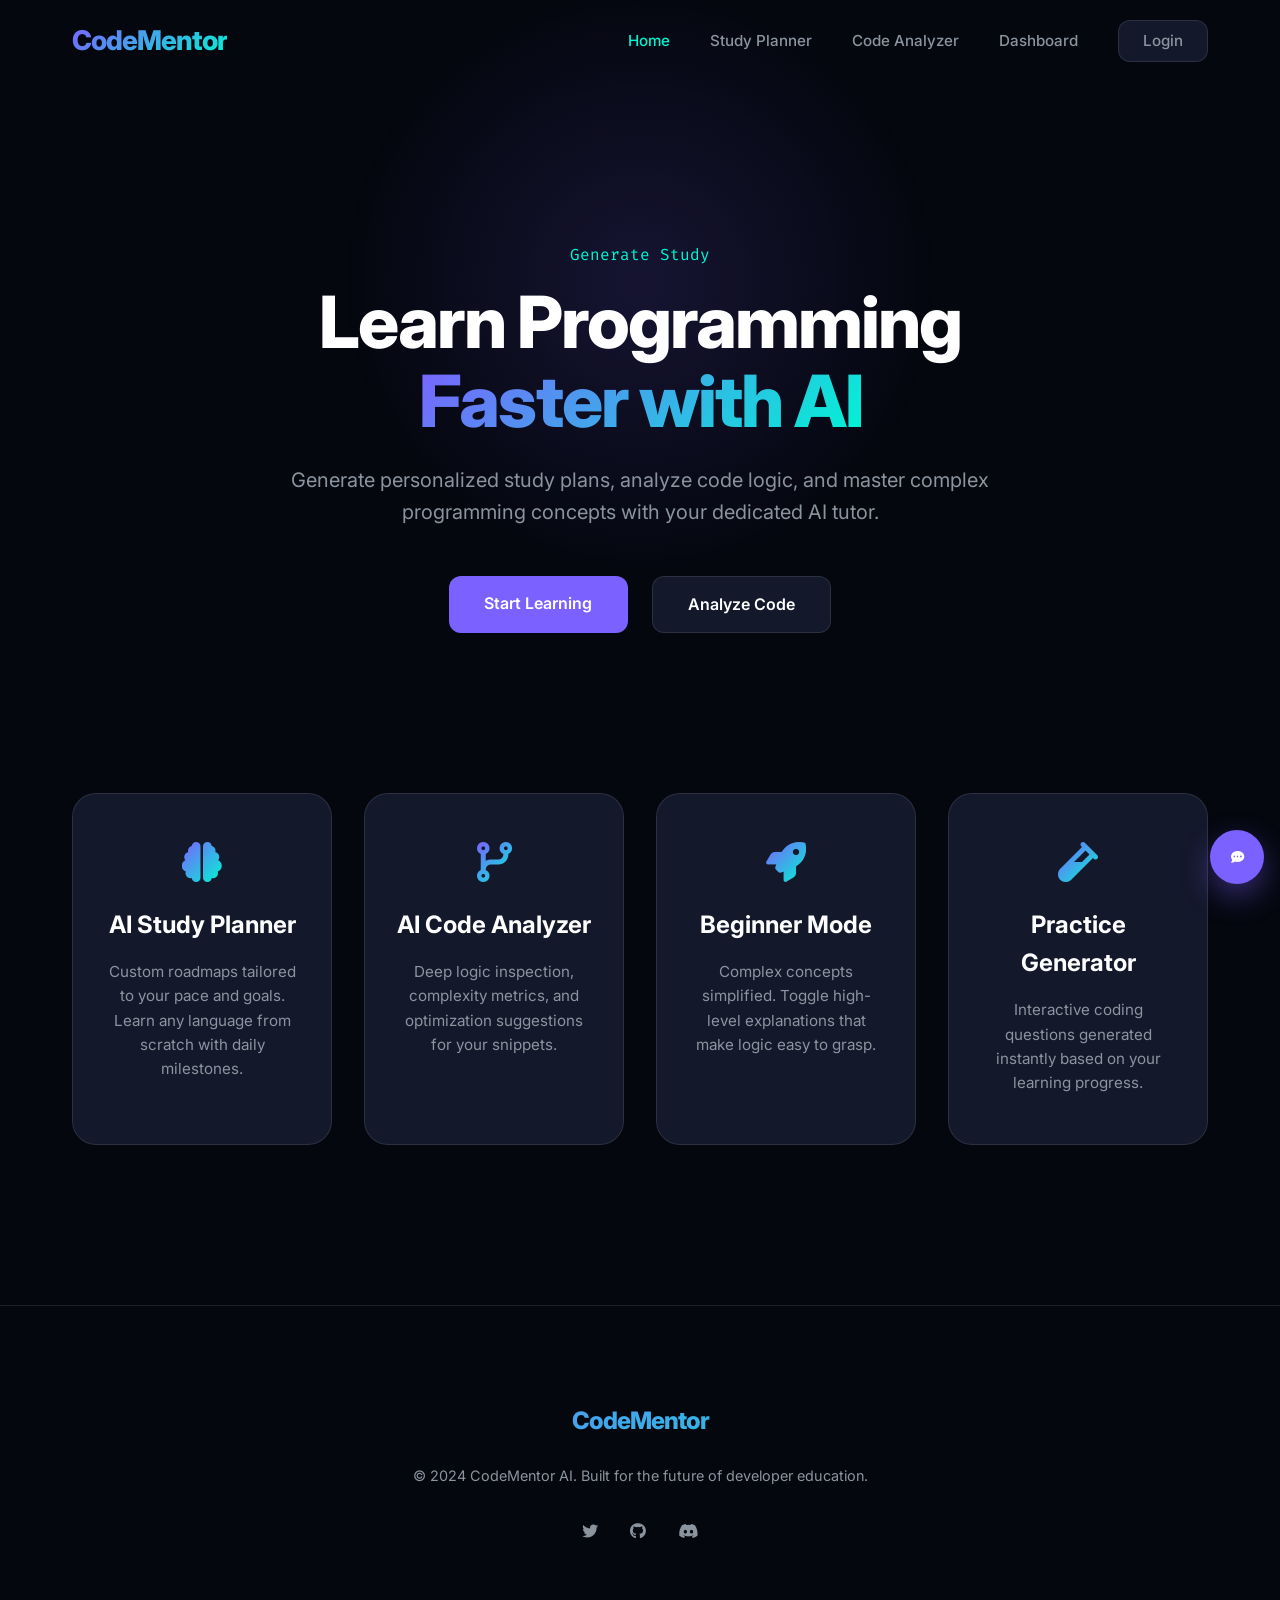
<file: index.html>
<!DOCTYPE html>
<html lang="en">

<head>
  <meta charset="UTF-8">
  <meta name="viewport" content="width=device-width, initial-scale=1.0">
  <title>CodeMentor | AI-Powered Learning Assistant</title>
  <link rel="stylesheet" href="css/styles.css">
  <link rel="stylesheet" href="https://cdnjs.cloudflare.com/ajax/libs/font-awesome/6.4.0/css/all.min.css">
  <link
    href="https://fonts.googleapis.com/css2?family=Inter:wght@400;500;600;700;800&family=Fira+Code:wght@400;500&display=swap"
    rel="stylesheet">
</head>

<body>
  <nav id="navbar">
    <div class="container nav-content">
      <a href="index.html" class="logo">CodeMentor</a>
      <div class="nav-links">
        <a href="index.html" class="active">Home</a>
        <a href="planner.html">Study Planner</a>
        <a href="analyzer.html">Code Analyzer</a>
        <a href="dashboard.html">Dashboard</a>
        <a href="login.html" class="btn btn-secondary" style="padding: 0.5rem 1.5rem;">Login</a>
      </div>
    </div>
  </nav>

  <main class="container">
    <section class="hero fade-in">
      <div class="typing-container" id="typewriter"></div>
      <h1>Learn Programming <br><span class="gradient-text">Faster with AI</span></h1>
      <p>Generate personalized study plans, analyze code logic, and master complex programming concepts with your
        dedicated AI tutor.</p>
      <div style="display: flex; gap: 1.5rem; justify-content: center;">
        <a href="planner.html" class="btn btn-primary">Start Learning</a>
        <a href="analyzer.html" class="btn btn-secondary">Analyze Code</a>
      </div>
    </section>

    <section class="features-grid">
      <div class="card fade-in" style="animation-delay: 0.2s;">
        <i class="fas fa-brain"></i>
        <h3>AI Study Planner</h3>
        <p>Custom roadmaps tailored to your pace and goals. Learn any language from scratch with daily milestones.</p>
      </div>
      <div class="card fade-in" style="animation-delay: 0.4s;">
        <i class="fas fa-code-branch"></i>
        <h3>AI Code Analyzer</h3>
        <p>Deep logic inspection, complexity metrics, and optimization suggestions for your snippets.</p>
      </div>
      <div class="card fade-in" style="animation-delay: 0.6s;">
        <i class="fas fa-rocket"></i>
        <h3>Beginner Mode</h3>
        <p>Complex concepts simplified. Toggle high-level explanations that make logic easy to grasp.</p>
      </div>
      <div class="card fade-in" style="animation-delay: 0.8s;">
        <i class="fas fa-vial"></i>
        <h3>Practice Generator</h3>
        <p>Interactive coding questions generated instantly based on your learning progress.</p>
      </div>
    </section>
  </main>

  <footer style="margin-top: 10rem; padding: 6rem 0; border-top: 1px solid var(--glass-border); text-align: center;">
    <div class="container">
      <div class="logo" style="margin-bottom: 1.5rem; font-size: 1.5rem;">CodeMentor</div>
      <p style="color: var(--text-muted); font-size: 0.9rem;">&copy; 2024 CodeMentor AI. Built for the future of
        developer education.</p>
      <div style="margin-top: 2rem; display: flex; gap: 2rem; justify-content: center;">
        <a href="#" style="color: var(--text-muted);"><i class="fab fa-twitter"></i></a>
        <a href="#" style="color: var(--text-muted);"><i class="fab fa-github"></i></a>
        <a href="#" style="color: var(--text-muted);"><i class="fab fa-discord"></i></a>
      </div>
    </div>
  </footer>

  <script src="js/app.js"></script>
</body>

</html>
</file>
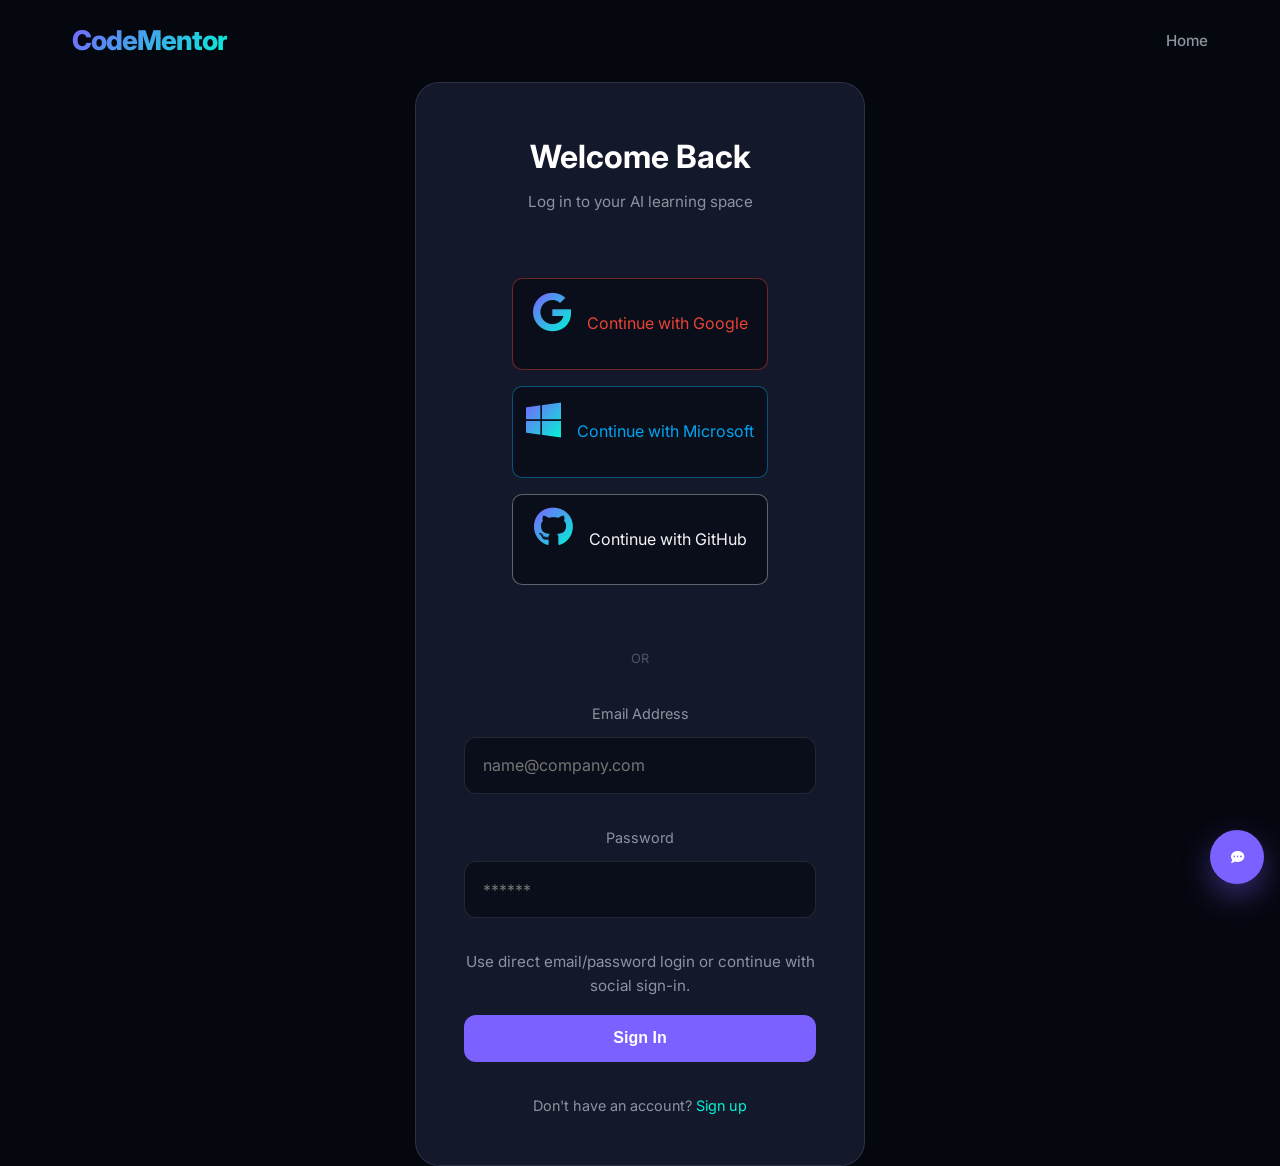
<file: dashboard.html>
<!DOCTYPE html>
<html lang="en">

<head>
    <meta charset="UTF-8">
    <meta name="viewport" content="width=device-width, initial-scale=1.0">
    <title>Dashboard | CodeMentor AI</title>
    <link rel="stylesheet" href="css/styles.css">
    <link rel="stylesheet" href="https://cdnjs.cloudflare.com/ajax/libs/font-awesome/6.4.0/css/all.min.css">
    <link href="https://fonts.googleapis.com/css2?family=Inter:wght@400;500;600;700;800&display=swap" rel="stylesheet">
    <style>
        .progress-bar {
            width: 100%;
            height: 8px;
            background: var(--bg-secondary);
            border-radius: 4px;
            overflow: hidden;
            margin: 1rem 0;
        }

        .progress-fill {
            height: 100%;
            background: var(--gradient-primary);
            width: 0%;
            transition: width 1s ease-out;
        }

        .stat-card {
            text-align: left;
            align-items: flex-start;
            padding: 1.5rem;
        }

        .activity-item {
            display: flex;
            justify-content: space-between;
            align-items: center;
            padding: 1rem 0;
            border-bottom: 1px solid var(--glass-border);
        }
    </style>
</head>

<body>
    <nav id="navbar">
        <div class="container nav-content">
            <a href="index.html" class="logo">CodeMentor</a>
            <div class="nav-links">
                <a href="index.html">Home</a>
                <a href="planner.html">Study Planner</a>
                <a href="analyzer.html">Code Analyzer</a>
                <a href="dashboard.html" class="active">Dashboard</a>
                <div id="userProfile"
                    style="display: flex; align-items: center; gap: 0.8rem; margin-left: 1rem; padding-left: 1.5rem; border-left: 1px solid var(--glass-border);">
                    <span id="userName" style="font-size: 0.9rem; color: var(--text-muted);">Guest User</span>
                    <img id="userAvatar" alt="User avatar"
                        style="width: 32px; height: 32px; border-radius: 50%; object-fit: cover; border: 1px solid var(--glass-border);" />
                </div>
            </div>
        </div>
    </nav>

    <main class="container fade-in" style="padding-top: 6rem;">
        <div style="margin-bottom: 4rem;">
            <h2 style="font-size: 2.5rem; margin-bottom: 0.5rem;">Welcome back, <span id="welcomeName"
                    class="gradient-text">Developer</span></h2>
            <p style="color: var(--text-muted);">Here's your intelligence overview for today.</p>
        </div>

        <div class="features-grid" style="margin-top: 0; margin-bottom: 4rem;">
            <div class="card stat-card">
                <span
                    style="color: var(--text-muted); font-size: 0.8rem; font-weight: 700; text-transform: uppercase;">Learning
                    Progress</span>
                <div style="font-size: 2rem; font-weight: 800; margin: 0.5rem 0;">64%</div>
                <div class="progress-bar">
                    <div class="progress-fill" style="width: 64%;"></div>
                </div>
                <span style="color: var(--accent-teal); font-size: 0.85rem;">+12% since last week</span>
            </div>
            <div class="card stat-card">
                <span
                    style="color: var(--text-muted); font-size: 0.8rem; font-weight: 700; text-transform: uppercase;">Code
                    Analyzed</span>
                <div style="font-size: 2rem; font-weight: 800; margin: 0.5rem 0;" id="analysisCount">0</div>
                <p style="color: var(--text-muted); font-size: 0.85rem;">Snippets processed by AI</p>
            </div>
            <div class="card stat-card">
                <span
                    style="color: var(--text-muted); font-size: 0.8rem; font-weight: 700; text-transform: uppercase;">Study
                    Streak</span>
                <div style="font-size: 2rem; font-weight: 800; margin: 0.5rem 0;" id="streakCount">0 days</div>
                <p style="color: var(--text-muted); font-size: 0.85rem;" id="taskSummary">0 completed tasks</p>
            </div>
        </div>

        <div style="display: grid; grid-template-columns: 2fr 1fr; gap: 3rem;">
            <div>
                <h3 style="font-size: 1.5rem; margin-bottom: 2rem;">Recent <span class="gradient-text">Activities</span>
                </h3>
                <div class="card" style="padding: 2rem; text-align: left; align-items: stretch;">
                    <div id="activityList">
                        <!-- Activities will be injected here -->
                        <p style="color: var(--text-dim); text-align: center; padding: 2rem;">No recent activities
                            found.</p>
                    </div>
                </div>
            </div>
            <div>
                <h3 style="font-size: 1.5rem; margin-bottom: 2rem;">Quick <span class="gradient-text">Actions</span>
                </h3>
                <div style="display: flex; flex-direction: column; gap: 1rem;">
                    <a href="planner.html" class="btn btn-secondary"
                        style="text-align: left; justify-content: flex-start; display: flex; align-items: center; gap: 1rem;">
                        <i class="fas fa-plus-circle" style="color: var(--accent-teal);"></i> New Study Plan
                    </a>
                    <a href="analyzer.html" class="btn btn-secondary"
                        style="text-align: left; justify-content: flex-start; display: flex; align-items: center; gap: 1rem;">
                        <i class="fas fa-search-code" style="color: var(--accent-indigo);"></i> Analyze Code
                    </a>
                    <button onclick="logout()" class="btn btn-secondary"
                        style="text-align: left; justify-content: flex-start; display: flex; align-items: center; gap: 1rem; border-color: rgba(234, 67, 53, 0.2); color: #ea4335;">
                        <i class="fas fa-sign-out-alt"></i> Sign Out
                    </button>
                </div>
            </div>
        </div>

        <div style="margin-top: 3rem;">
            <h3 style="font-size: 1.5rem; margin-bottom: 1.2rem;">Certificates <span class="gradient-text">Profile</span></h3>
            <div class="card" style="padding: 1.5rem; text-align: left; align-items: stretch;">
                <form id="certificateForm" class="certificate-row" style="margin-bottom: 1rem;">
                    <input id="certTitle" type="text" placeholder="Certificate title (e.g. DSA Basics)" required>
                    <select id="certProvider">
                        <option value="GeeksforGeeks">GeeksforGeeks</option>
                        <option value="W3Schools">W3Schools</option>
                        <option value="Coursera">Coursera</option>
                        <option value="Udemy">Udemy</option>
                        <option value="Other">Other</option>
                    </select>
                    <input id="certDate" type="date" required>
                    <input id="certLink" type="url" placeholder="Certificate URL">
                    <button class="btn btn-primary" type="submit" style="padding: 0.8rem 1rem;">Add</button>
                </form>
                <div id="certificateList">
                    <p style="color: var(--text-dim);">No certificates added yet.</p>
                </div>
            </div>
        </div>
    </main>

    <script src="js/app.js"></script>
    <script src="js/dashboard.js"></script>
</body>

</html>
</file>
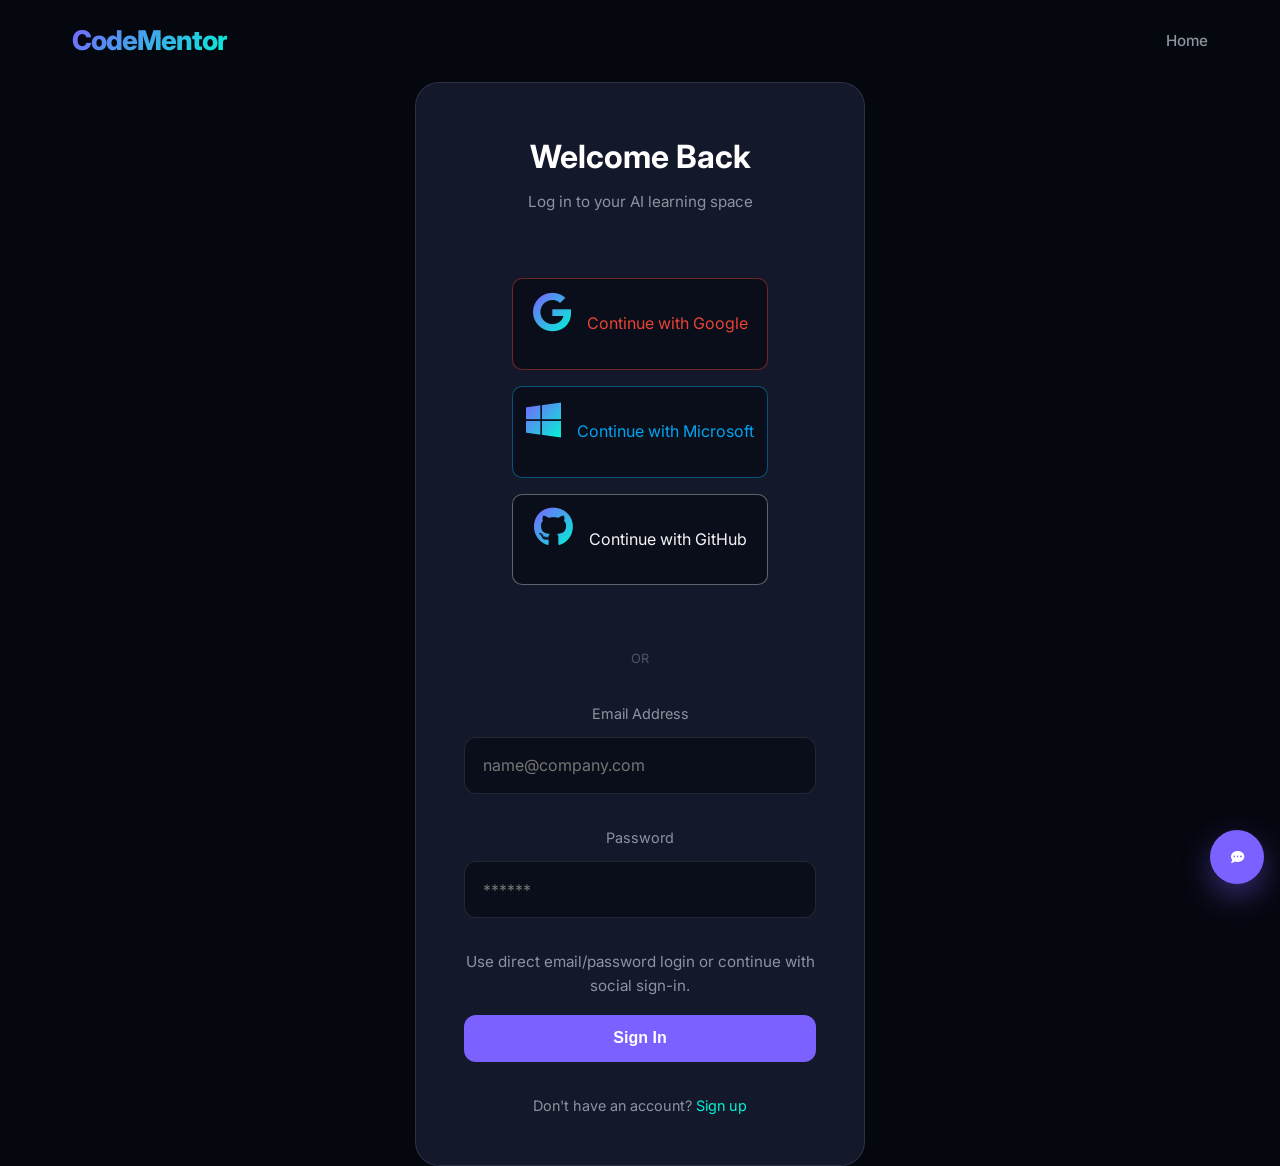
<file: login.html>
<!DOCTYPE html>
<html lang="en">

<head>
    <meta charset="UTF-8">
    <meta name="viewport" content="width=device-width, initial-scale=1.0">
    <title>Login | CodeMentor AI</title>
    <link rel="stylesheet" href="css/styles.css">
    <link rel="stylesheet" href="https://cdnjs.cloudflare.com/ajax/libs/font-awesome/6.4.0/css/all.min.css">
    <link href="https://fonts.googleapis.com/css2?family=Inter:wght@400;500;600;700;800&display=swap" rel="stylesheet">
</head>

<body>
    <nav>
        <div class="container nav-content">
            <a href="index.html" class="logo">CodeMentor</a>
            <div class="nav-links">
                <a href="index.html">Home</a>
            </div>
        </div>
    </nav>

    <main class="container login-container fade-in">
        <div class="card auth-card">
            <h2 style="text-align: center; margin-bottom: 0.5rem; font-size: 2rem;">Welcome Back</h2>
            <p style="text-align: center; color: var(--text-muted); margin-bottom: 2rem;">Log in to your AI learning
                space</p>

            <div class="social-auth">
                <a href="#" class="btn-social btn-social-google" id="googleLogin">
                    <i class="fab fa-google"></i>
                    Continue with Google
                </a>
                <a href="#" class="btn-social btn-social-microsoft" id="microsoftLogin">
                    <i class="fab fa-windows"></i>
                    Continue with Microsoft
                </a>
                <a href="#" class="btn-social btn-social-github" id="githubLogin">
                    <i class="fab fa-github"></i>
                    Continue with GitHub
                </a>
            </div>

            <div style="display: flex; align-items: center; margin: 2rem 0; color: var(--text-dim);">
                <hr style="flex: 1; border: none; border-top: 1px solid var(--glass-border);">
                <span style="padding: 0 1rem; font-size: 0.8rem;">OR</span>
                <hr style="flex: 1; border: none; border-top: 1px solid var(--glass-border);">
            </div>

            <form id="loginForm">
                <div class="form-group">
                    <label>Email Address</label>
                    <input id="emailInput" name="email" type="email" placeholder="name@company.com" required>
                </div>
                <div class="form-group">
                    <label>Password</label>
                    <input id="passwordInput" name="password" type="password" placeholder="******" minlength="6" required>
                </div>
                <p class="inline-hint">Use direct email/password login or continue with social sign-in.</p>
                <button type="submit" class="btn btn-primary" style="width: 100%; margin-top: 1rem;">Sign In</button>
                <p id="loginStatusMessage" class="inline-hint" style="margin-top: 0.8rem; display: none;"></p>
            </form>

            <p style="text-align: center; margin-top: 2rem; font-size: 0.9rem; color: var(--text-muted);">
                Don't have an account? <a href="#" style="color: var(--accent-teal); text-decoration: none;">Sign up</a>
            </p>
        </div>
    </main>

    <script src="js/app.js"></script>
    <script src="js/auth.js"></script>
</body>

</html>
</file>
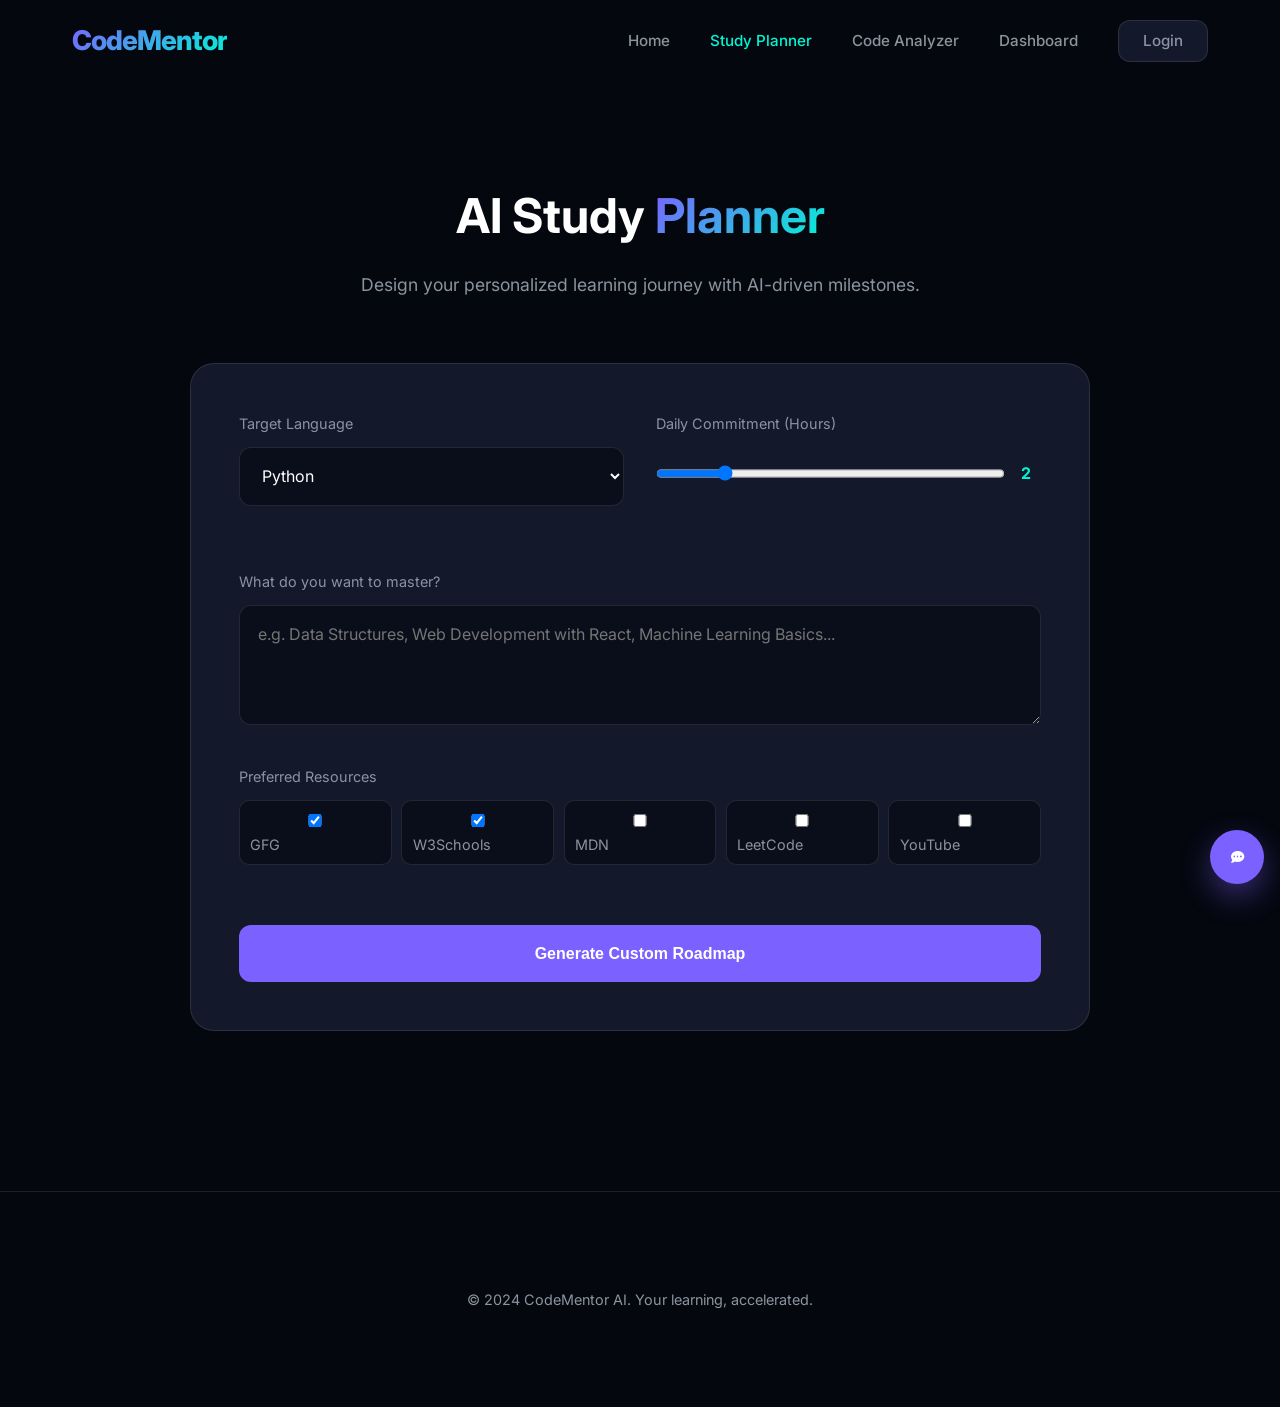
<file: planner.html>
<!DOCTYPE html>
<html lang="en">

<head>
    <meta charset="UTF-8">
    <meta name="viewport" content="width=device-width, initial-scale=1.0">
    <title>AI Study Planner | CodeMentor</title>
    <link rel="stylesheet" href="css/styles.css">
    <link rel="stylesheet" href="https://cdnjs.cloudflare.com/ajax/libs/font-awesome/6.4.0/css/all.min.css">
    <link href="https://fonts.googleapis.com/css2?family=Inter:wght@400;500;600;700;800&display=swap" rel="stylesheet">
</head>

<body>
    <nav id="navbar">
        <div class="container nav-content">
            <a href="index.html" class="logo">CodeMentor</a>
            <div class="nav-links">
                <a href="index.html">Home</a>
                <a href="planner.html" class="active">Study Planner</a>
                <a href="analyzer.html">Code Analyzer</a>
                <a href="dashboard.html">Dashboard</a>
                <a href="login.html" class="btn btn-secondary" style="padding: 0.5rem 1.5rem;">Login</a>
            </div>
        </div>
    </nav>

    <main class="container fade-in" style="padding-top: 6rem;">
        <div style="max-width: 900px; margin: 0 auto;">
            <div style="text-align: center; margin-bottom: 4rem;">
                <h2 style="font-size: 3rem; margin-bottom: 1rem;">AI Study <span class="gradient-text">Planner</span>
                </h2>
                <p style="color: var(--text-muted); font-size: 1.1rem;">Design your personalized learning journey with
                    AI-driven milestones.</p>
            </div>

            <div class="card" style="padding: 3rem; text-align: left; align-items: stretch;">
                <form id="plannerForm">
                    <div style="display: grid; grid-template-columns: 1fr 1fr; gap: 2rem; margin-bottom: 2rem;">
                        <div class="form-group">
                            <label>Target Language</label>
                            <select id="language" required>
                                <option value="Python">Python</option>
                                <option value="JavaScript">JavaScript</option>
                                <option value="Java">Java</option>
                                <option value="C++">C++</option>
                                <option value="C">C</option>
                            </select>
                        </div>
                        <div class="form-group">
                            <label>Daily Commitment (Hours)</label>
                            <div style="display: flex; align-items: center; gap: 1rem;">
                                <input type="range" id="hours" min="1" max="8" value="2" style="flex: 1;">
                                <span id="hoursVal"
                                    style="font-weight: 700; color: var(--accent-teal); width: 20px;">2</span>
                            </div>
                        </div>
                    </div>
                    <div class="form-group">
                        <label>What do you want to master?</label>
                        <textarea id="topics" style="height: 120px;"
                            placeholder="e.g. Data Structures, Web Development with React, Machine Learning Basics..."
                            required></textarea>
                    </div>
                    <div class="form-group">
                        <label>Preferred Resources</label>
                        <div class="planner-chip-grid">
                            <label class="planner-chip"><input type="checkbox" class="resource-choice" value="gfg" checked> GFG</label>
                            <label class="planner-chip"><input type="checkbox" class="resource-choice" value="w3schools" checked> W3Schools</label>
                            <label class="planner-chip"><input type="checkbox" class="resource-choice" value="mdn"> MDN</label>
                            <label class="planner-chip"><input type="checkbox" class="resource-choice" value="leetcode"> LeetCode</label>
                            <label class="planner-chip"><input type="checkbox" class="resource-choice" value="youtube"> YouTube</label>
                        </div>
                    </div>
                    <button type="submit" class="btn btn-primary"
                        style="width: 100%; margin-top: 1rem; padding: 1.2rem;">Generate Custom Roadmap</button>
                </form>
            </div>

            <div id="plannerOutput" style="display: none; margin-top: 6rem;">
                <div style="display: flex; justify-content: space-between; align-items: center; margin-bottom: 3rem;">
                    <h3 style="font-size: 2rem;">Your <span class="gradient-text">Roadmap</span></h3>
                    <div style="display:flex; gap:0.6rem;">
                        <button id="savePlanBtn" class="btn btn-primary" style="padding: 0.6rem 1.2rem; font-size: 0.9rem;">
                            <i class="fas fa-bookmark" style="margin-right: 0.5rem;"></i> Save Plan
                        </button>
                        <button class="btn btn-secondary" onclick="window.print()"
                            style="padding: 0.6rem 1.2rem; font-size: 0.9rem;">
                            <i class="fas fa-download" style="margin-right: 0.5rem;"></i> Save PDF
                        </button>
                    </div>
                </div>
                <div id="scheduleContainer" class="features-grid"
                    style="grid-template-columns: repeat(auto-fit, minmax(350px, 1fr));">
                    <!-- Study cards will be injected here -->
                </div>
            </div>
        </div>
    </main>

    <footer style="margin-top: 10rem; padding: 6rem 0; border-top: 1px solid var(--glass-border); text-align: center;">
        <p style="color: var(--text-muted); font-size: 0.9rem;">&copy; 2024 CodeMentor AI. Your learning, accelerated.
        </p>
    </footer>

    <script src="js/app.js"></script>
    <script src="js/planner.js"></script>
</body>

</html>
</file>
<file: css/styles.css>
:root {
  /* Futuristic AI Color Palette */
  --bg-deep: #05070f;
  --bg-secondary: #0a0e1a;
  --bg-card: #14182b;

  --accent-indigo: #7b61ff;
  --accent-teal: #00f5d4;
  --accent-violet: #b517ff;

  --text-bright: #ffffff;
  --text-muted: #8b949e;
  --text-dim: #4d5562;

  --gradient-primary: linear-gradient(135deg, #7b61ff, #00f5d4);
  --gradient-glow: linear-gradient(135deg, rgba(123, 97, 255, 0.5), rgba(0, 245, 212, 0.5));

  --glass-bg: rgba(20, 24, 43, 0.7);
  --glass-border: rgba(255, 255, 255, 0.1);
  --glow-shadow: 0 0 20px rgba(123, 97, 255, 0.3);

  --font-main: 'Inter', system-ui, -apple-system, sans-serif;
  --font-mono: 'Fira Code', monospace;

  --transition-smooth: all 0.3s cubic-bezier(0.4, 0, 0.2, 1);
}

* {
  margin: 0;
  padding: 0;
  box-sizing: border-box;
}

body {
  background-color: var(--bg-deep);
  color: var(--text-bright);
  font-family: var(--font-main);
  line-height: 1.6;
  min-height: 100vh;
  overflow-x: hidden;
}

/* Scrollbar */
::-webkit-scrollbar {
  width: 6px;
}

::-webkit-scrollbar-track {
  background: var(--bg-deep);
}

::-webkit-scrollbar-thumb {
  background: var(--bg-card);
  border-radius: 10px;
}

::-webkit-scrollbar-thumb:hover {
  background: var(--accent-indigo);
}

.container {
  max-width: 1200px;
  margin: 0 auto;
  padding: 0 2rem;
}

/* Glassmorphism Utility */
.glass {
  background: var(--glass-bg);
  backdrop-filter: blur(12px);
  -webkit-backdrop-filter: blur(12px);
  border: 1px solid var(--glass-border);
}

/* Navbar */
nav {
  position: sticky;
  top: 0;
  z-index: 1000;
  padding: 1.2rem 0;
  transition: var(--transition-smooth);
}

nav.scrolled {
  background: rgba(5, 7, 15, 0.8);
  backdrop-filter: blur(10px);
  border-bottom: 1px solid var(--glass-border);
}

.nav-content {
  display: flex;
  justify-content: space-between;
  align-items: center;
}

.logo {
  font-size: 1.7rem;
  font-weight: 800;
  background: var(--gradient-primary);
  -webkit-background-clip: text;
  background-clip: text;
  -webkit-text-fill-color: transparent;
  text-decoration: none;
  letter-spacing: -1px;
}

.nav-links {
  display: flex;
  gap: 2.5rem;
  align-items: center;
}

.nav-links a {
  color: var(--text-muted);
  text-decoration: none;
  font-weight: 500;
  font-size: 0.95rem;
  transition: var(--transition-smooth);
}

.nav-links a:hover,
.nav-links a.active {
  color: var(--accent-teal);
}

/* Hero Section */
.hero {
  padding: 10rem 0 6rem;
  text-align: center;
  position: relative;
}

.hero::before {
  content: '';
  position: absolute;
  top: -100px;
  left: 50%;
  transform: translateX(-50%);
  width: 600px;
  height: 600px;
  background: radial-gradient(circle, rgba(123, 97, 255, 0.15) 0%, transparent 70%);
  z-index: -1;
}

.hero h1 {
  font-size: 4.5rem;
  font-weight: 800;
  margin-bottom: 1.5rem;
  letter-spacing: -2px;
  line-height: 1.1;
}

.gradient-text {
  background: var(--gradient-primary);
  -webkit-background-clip: text;
  background-clip: text;
  -webkit-text-fill-color: transparent;
}

.hero p {
  font-size: 1.25rem;
  color: var(--text-muted);
  max-width: 700px;
  margin: 0 auto 3rem;
}

/* Typing Effect */
.typing-container {
  height: 1.5em;
  margin-bottom: 1rem;
  font-family: var(--font-mono);
  color: var(--accent-teal);
}

/* Buttons */
.btn {
  display: inline-block;
  padding: 0.9rem 2.2rem;
  border-radius: 12px;
  font-weight: 600;
  text-decoration: none;
  transition: var(--transition-smooth);
  cursor: pointer;
  border: none;
  font-size: 1rem;
}

.btn-primary {
  background: var(--accent-indigo);
  color: white;
  position: relative;
  overflow: hidden;
}

.btn-primary:hover {
  transform: translateY(-3px);
  box-shadow: 0 0 25px rgba(123, 97, 255, 0.5);
}

.btn-secondary {
  background: var(--bg-card);
  color: white;
  border: 1px solid var(--glass-border);
}

.btn-secondary:hover {
  background: rgba(255, 255, 255, 0.05);
  border-color: var(--accent-teal);
  transform: translateY(-3px);
}

/* Feature Grid */
.features-grid {
  display: grid;
  grid-template-columns: repeat(auto-fit, minmax(250px, 1fr));
  gap: 2rem;
  margin-top: 4rem;
}

.card {
  background: var(--bg-card);
  border: 1px solid var(--glass-border);
  padding: 3rem 2rem;
  border-radius: 24px;
  transition: var(--transition-smooth);
  position: relative;
  display: flex;
  flex-direction: column;
  align-items: center;
  text-align: center;
}

.card:hover {
  transform: translateY(-10px);
  border-color: var(--accent-indigo);
  background: rgba(20, 24, 43, 0.9);
  box-shadow: var(--glow-shadow);
}

.card i {
  font-size: 2.5rem;
  margin-bottom: 1.5rem;
  background: var(--gradient-primary);
  -webkit-background-clip: text;
  background-clip: text;
  -webkit-text-fill-color: transparent;
}

.card h3 {
  font-size: 1.5rem;
  margin-bottom: 1rem;
  color: var(--text-bright);
}

.card p {
  color: var(--text-muted);
  font-size: 0.95rem;
}

/* Forms */
.form-group {
  margin-bottom: 2rem;
}

.form-group label {
  display: block;
  margin-bottom: 0.75rem;
  color: var(--text-muted);
  font-size: 0.9rem;
}

input,
select,
textarea {
  width: 100%;
  padding: 1.1rem;
  background: var(--bg-secondary);
  border: 1px solid var(--glass-border);
  border-radius: 12px;
  color: var(--text-bright);
  font-family: inherit;
  font-size: 1rem;
  transition: var(--transition-smooth);
}

input:focus,
select:focus,
textarea:focus {
  outline: none;
  border-color: var(--accent-indigo);
  box-shadow: 0 0 15px rgba(123, 97, 255, 0.2);
}

/* Login Card Animation */
.login-container {
  display: flex;
  justify-content: center;
  align-items: center;
  min-height: 80vh;
}

.auth-card {
  width: 100%;
  max-width: 450px;
  padding: 3rem;
  animation: float 6s ease-in-out infinite;
}

@keyframes float {

  0%,
  100% {
    transform: translateY(0);
  }

  50% {
    transform: translateY(-10px);
  }
}

/* Social Buttons */
.social-auth {
  display: grid;
  gap: 1rem;
  margin: 2rem 0;
}

.btn-social {
  display: flex;
  align-items: center;
  justify-content: center;
  gap: 1rem;
  padding: 0.8rem;
  border-radius: 10px;
  background: var(--bg-secondary);
  border: 1px solid var(--glass-border);
  color: var(--text-bright);
  text-decoration: none;
  transition: var(--transition-smooth);
}

.btn-social:hover {
  background: rgba(255, 255, 255, 0.05);
  border-color: var(--text-muted);
}

.btn-social-google {
  border-color: rgba(234, 67, 53, 0.45);
  color: #ea4335;
}

.btn-social-google:hover {
  background: rgba(234, 67, 53, 0.12);
  border-color: #ea4335;
}

.btn-social-microsoft {
  border-color: rgba(0, 164, 239, 0.45);
  color: #00a4ef;
}

.btn-social-microsoft:hover {
  background: rgba(0, 164, 239, 0.12);
  border-color: #00a4ef;
}

.btn-social-github {
  border-color: rgba(255, 255, 255, 0.35);
  color: #f5f5f5;
}

.btn-social-github:hover {
  background: rgba(255, 255, 255, 0.09);
  border-color: #ffffff;
}

.inline-hint {
  color: var(--text-muted);
  font-size: 0.8rem;
}

.planner-chip-grid {
  display: grid;
  grid-template-columns: repeat(auto-fit, minmax(120px, 1fr));
  gap: 0.6rem;
}

.planner-chip {
  display: flex;
  align-items: center;
  gap: 0.5rem;
  background: var(--bg-secondary);
  border: 1px solid var(--glass-border);
  border-radius: 10px;
  padding: 0.55rem 0.65rem;
  font-size: 0.85rem;
}

.task-check {
  display: flex;
  align-items: center;
  gap: 0.6rem;
  margin-bottom: 1rem;
  font-size: 0.9rem;
  color: var(--text-muted);
}

.task-check input {
  width: auto;
  accent-color: var(--accent-teal);
}

.resource-row {
  display: flex;
  gap: 0.6rem;
  width: 100%;
}

.resource-row select {
  min-width: 140px;
}

.resource-row button {
  flex: 1;
}

.alert-box {
  border-radius: 12px;
  border: 1px solid rgba(234, 67, 53, 0.4);
  background: rgba(234, 67, 53, 0.12);
  color: #ffd7d1;
  padding: 1rem 1.1rem;
}

.certificate-row {
  display: grid;
  grid-template-columns: 1.2fr 1fr 1fr 1fr auto;
  gap: 0.6rem;
  align-items: center;
}

.certificate-item {
  display: flex;
  justify-content: space-between;
  gap: 0.7rem;
  padding: 0.8rem 0;
  border-bottom: 1px solid var(--glass-border);
}

.cm-toast {
  position: fixed;
  right: 1rem;
  bottom: 1rem;
  max-width: 360px;
  z-index: 2500;
  background: rgba(20, 24, 43, 0.95);
  border: 1px solid var(--glass-border);
  border-left: 3px solid var(--accent-teal);
  border-radius: 12px;
  padding: 0.8rem 0.9rem;
  color: var(--text-bright);
  box-shadow: var(--glow-shadow);
}

.cm-chat-toggle {
  position: fixed;
  right: 1rem;
  bottom: 1rem;
  width: 54px;
  height: 54px;
  border-radius: 50%;
  border: none;
  background: var(--accent-indigo);
  color: white;
  cursor: pointer;
  z-index: 2000;
  box-shadow: 0 12px 30px rgba(123, 97, 255, 0.4);
}

.cm-chat-panel {
  position: fixed;
  right: 1rem;
  bottom: 4.7rem;
  width: 340px;
  max-height: 460px;
  display: none;
  flex-direction: column;
  border-radius: 14px;
  border: 1px solid var(--glass-border);
  background: rgba(10, 14, 26, 0.97);
  z-index: 2000;
  overflow: hidden;
}

.cm-chat-header {
  padding: 0.8rem 1rem;
  background: rgba(123, 97, 255, 0.2);
  font-weight: 700;
  font-size: 0.9rem;
}

.cm-chat-messages {
  padding: 0.8rem;
  overflow-y: auto;
  flex: 1;
}

.cm-msg {
  margin-bottom: 0.7rem;
  padding: 0.55rem 0.7rem;
  border-radius: 10px;
  font-size: 0.85rem;
  line-height: 1.35;
}

.cm-msg-user {
  background: rgba(123, 97, 255, 0.2);
}

.cm-msg-bot {
  background: rgba(255, 255, 255, 0.06);
}

.cm-chat-input-row {
  display: flex;
  gap: 0.5rem;
  padding: 0.7rem;
  border-top: 1px solid var(--glass-border);
}

.cm-chat-input-row input {
  padding: 0.7rem 0.8rem;
}

.cm-quote-modal {
  position: fixed;
  inset: 0;
  display: none;
  justify-content: center;
  align-items: center;
  background: rgba(0, 0, 0, 0.55);
  z-index: 2600;
}

.cm-quote-card {
  max-width: 560px;
  margin: 1rem;
  border-radius: 18px;
  border: 1px solid var(--glass-border);
  background: var(--bg-card);
  padding: 1.2rem 1.4rem;
}

/* Animations */
.fade-in {
  opacity: 0;
  transform: translateY(20px);
  animation: fadeIn 0.8s forwards;
}

@keyframes fadeIn {
  to {
    opacity: 1;
    transform: translateY(0);
  }
}

/* Responsive */
@media (max-width: 768px) {
  .hero h1 {
    font-size: 2.8rem;
  }

  .nav-links {
    display: none;
  }

  .cm-chat-panel {
    width: calc(100vw - 1.5rem);
    right: 0.75rem;
  }

  .certificate-row {
    grid-template-columns: 1fr;
  }
}
</file>
